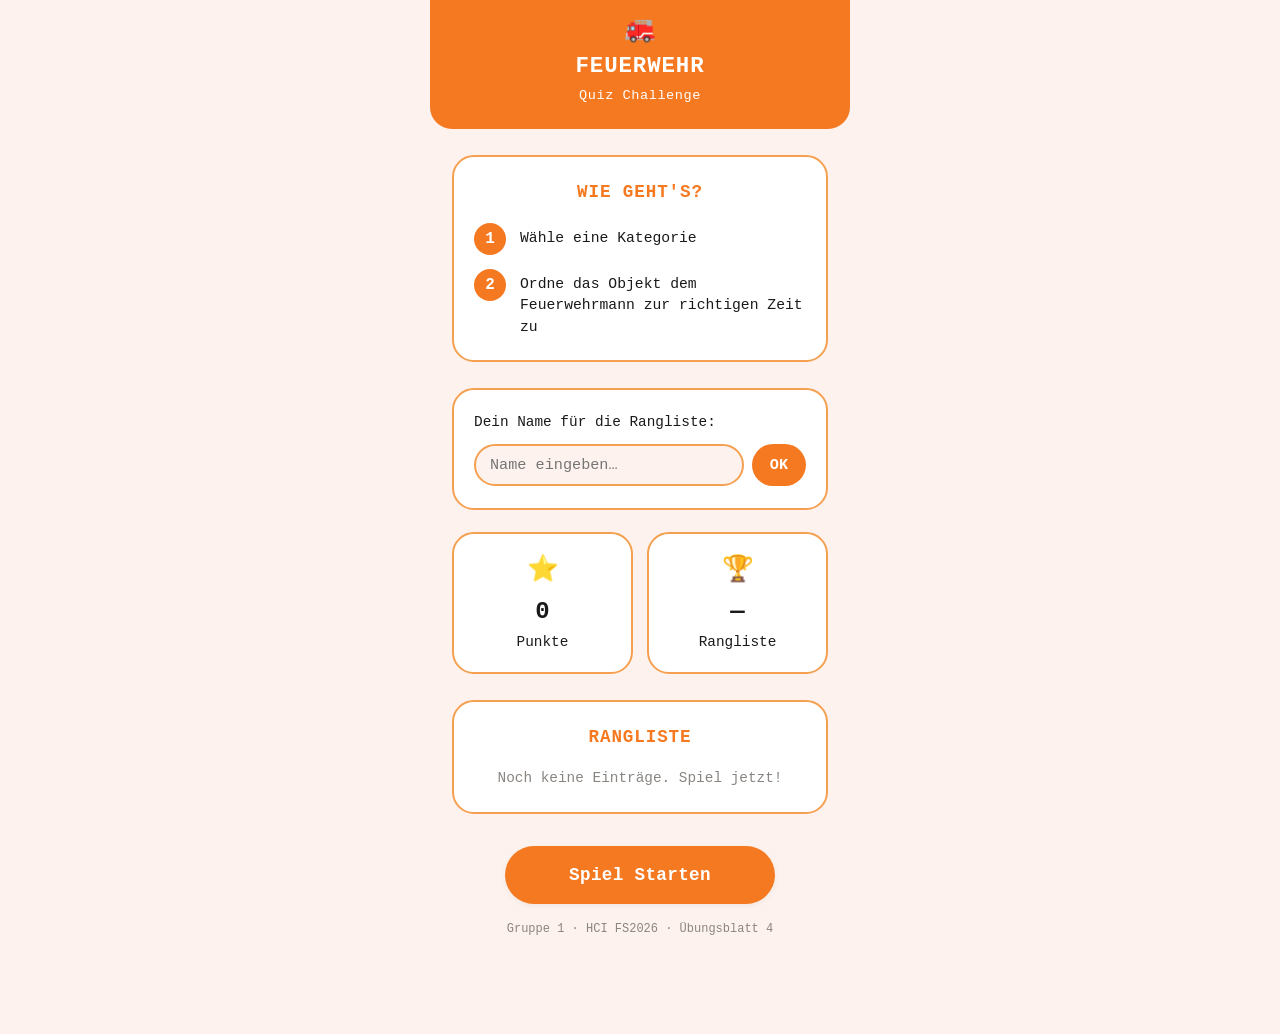
<file: index.html>
<!DOCTYPE html>
<html lang="de">
<head>
    <meta charset="UTF-8">
    <meta name="viewport" content="width=device-width, initial-scale=1.0">
    <title>Feuerwehr Quiz Challenge</title>
    <link rel="stylesheet" href="style.css?v=2">
</head>
<body>
    <div class="phone">
        <div class="hero-block">
            <div class="hero-emoji">🚒</div>
            <h1 class="hero-title">FEUERWEHR</h1>
            <div class="hero-subtitle">Quiz Challenge</div>
        </div>

        <section class="tutorial-section">
            <div class="card-bordered">
                <h2 class="tutorial-title">WIE GEHT'S?</h2>

                <div class="tutorial-step">
                    <div class="step-num">1</div>
                    <div class="step-text">Wähle eine Kategorie</div>
                </div>

                <div class="tutorial-step">
                    <div class="step-num">2</div>
                    <div class="step-text">Ordne das Objekt dem Feuerwehrmann zur richtigen Zeit zu</div>
                </div>
            </div>
        </section>

        <section class="name-section">
            <div class="card-bordered">
                <div id="name-input-wrap">
                    <p class="name-label">Dein Name für die Rangliste:</p>
                    <div class="name-row">
                        <input type="text" id="name-input" class="name-input" placeholder="Name eingeben…" maxlength="20">
                        <button class="btn-name" id="name-save-btn">OK</button>
                    </div>
                </div>
                <div id="name-display-wrap" style="display:none">
                    <div class="name-display-row">
                        <span class="name-label">Spieler: <strong id="name-display"></strong></span>
                        <button class="btn-name-change" id="name-change-btn">ändern</button>
                    </div>
                </div>
            </div>
        </section>

        <div class="stats-row">
            <div class="stat-card">
                <div class="stat-icon">⭐</div>
                <div class="stat-value" id="stat-score">0</div>
                <div class="stat-label">Punkte</div>
            </div>
            <div class="stat-card">
                <div class="stat-icon">🏆</div>
                <div class="stat-value" id="stat-rank">—</div>
                <div class="stat-label">Rangliste</div>
            </div>
        </div>

        <section class="lb-section">
            <div class="card-bordered">
                <h2 class="tutorial-title">RANGLISTE</h2>
                <div class="lb-list" id="lb-list">
                    <p class="lb-empty">Noch keine Einträge. Spiel jetzt!</p>
                </div>
            </div>
        </section>

        <div class="cta-wrap">
            <a href="objekte.html" class="btn-cta" id="start-btn">Spiel Starten</a>
        </div>

        <div class="footer">Gruppe 1 · HCI FS2026 · Übungsblatt 4</div>
    </div>

    <script>
    (function () {
        function getLeaderboard() {
            return JSON.parse(localStorage.getItem('fwLeaderboard') || '{}');
        }
        function saveLeaderboard(lb) {
            localStorage.setItem('fwLeaderboard', JSON.stringify(lb));
        }
        function getCurrentUser() {
            return localStorage.getItem('fwCurrentUser') || null;
        }
        function setCurrentUser(name) {
            localStorage.setItem('fwCurrentUser', name);
        }

        const nameInput       = document.getElementById('name-input');
        const nameSaveBtn     = document.getElementById('name-save-btn');
        const nameInputWrap   = document.getElementById('name-input-wrap');
        const nameDisplayWrap = document.getElementById('name-display-wrap');
        const nameDisplay     = document.getElementById('name-display');
        const nameChangeBtn   = document.getElementById('name-change-btn');
        const statScore       = document.getElementById('stat-score');
        const statRank        = document.getElementById('stat-rank');
        const lbList          = document.getElementById('lb-list');

        function updateStats() {
            const user = getCurrentUser();
            const lb   = getLeaderboard();

            if (!user) {
                statScore.textContent = '0';
                statRank.textContent  = '—';
                return;
            }

            const myData = lb[user] || { score: 0 };
            statScore.textContent = myData.score;

            const sorted = Object.entries(lb).sort((a, b) => b[1].score - a[1].score);
            const rank = sorted.findIndex(([n]) => n === user) + 1;
            statRank.textContent = rank > 0 ? rank + '. Platz' : '—';
        }

        function renderLeaderboard() {
            const lb   = getLeaderboard();
            const user = getCurrentUser();
            const sorted = Object.entries(lb).sort((a, b) => b[1].score - a[1].score);

            if (sorted.length === 0) {
                lbList.innerHTML = '<p class="lb-empty">Noch keine Einträge. Spiel jetzt!</p>';
                return;
            }

            const medals = ['🥇', '🥈', '🥉'];
            lbList.innerHTML = sorted.map(([n, data], i) => {
                const isCurrent = n === user;
                const rank = medals[i] || (i + 1) + '.';
                const completed = (data.completed || []).length;
                return `
                    <div class="lb-row ${isCurrent ? 'lb-current' : ''}">
                        <span class="lb-rank">${rank}</span>
                        <span class="lb-name">${n}</span>
                        <span class="lb-meta">${completed}/3</span>
                        <span class="lb-score">${data.score} Pts</span>
                    </div>
                `;
            }).join('');
        }

        function showNameDisplay(name) {
            nameInputWrap.style.display   = 'none';
            nameDisplayWrap.style.display = 'block';
            nameDisplay.textContent       = name;
        }

        function showNameInput() {
            nameInputWrap.style.display   = 'block';
            nameDisplayWrap.style.display = 'none';
        }

        function saveName() {
            const val = nameInput.value.trim();
            if (!val) { nameInput.focus(); return; }
            const lb = getLeaderboard();
            if (!lb[val]) lb[val] = { score: 0, completed: [] };

            // Transfer any points earned before a name was set
            const pending = JSON.parse(localStorage.getItem('fwPending') || '{"score":0,"completed":[]}');
            if (pending.score > 0) {
                lb[val].score += pending.score;
                pending.completed.forEach(obj => {
                    if (!lb[val].completed.includes(obj)) lb[val].completed.push(obj);
                });
                localStorage.removeItem('fwPending');
            }

            saveLeaderboard(lb);
            setCurrentUser(val);
            showNameDisplay(val);
            updateStats();
            renderLeaderboard();
        }

        nameSaveBtn.addEventListener('click', saveName);
        nameInput.addEventListener('keydown', e => { if (e.key === 'Enter') saveName(); });
        nameChangeBtn.addEventListener('click', () => {
            nameInput.value = getCurrentUser() || '';
            showNameInput();
            nameInput.focus();
        });

        // Init
        const existing = getCurrentUser();
        if (existing) {
            showNameDisplay(existing);
        }
        updateStats();
        renderLeaderboard();
    })();
    </script>
</body>
</html>
</file>
<file: style.css>
/* ====== Design Tokens (Figma-Look) ====== */
:root {
    --color-bg: #fdf2ed;
    --color-surface: #ffffff;
    --color-ink: #1a1a1a;
    --color-muted: #8a8580;

    --color-orange: #f57920;
    --color-orange-dark: #d96612;
    --color-orange-border: #f5a050;

    --color-success: #3faf3f;
    --color-success-dark: #2d8a2d;

    --color-error: #e63946;
    --color-error-soft: #fde6e6;

    --radius-md: 14px;
    --radius-lg: 22px;
    --radius-pill: 999px;

    --shadow-sm: 0 2px 6px rgba(0,0,0,0.05);

    --font-mono: "Courier New", "Courier", monospace;
    --font-body: -apple-system, BlinkMacSystemFont, "Segoe UI", Roboto, sans-serif;
}

* { box-sizing: border-box; }

html, body {
    margin: 0;
    padding: 0;
    background: var(--color-bg);
    color: var(--color-ink);
    font-family: var(--font-mono);
    line-height: 1.5;
    -webkit-font-smoothing: antialiased;
}

p { margin: 0 0 1em; }

/* ====== Layout: Phone-like container ====== */
.phone {
    max-width: 420px;
    margin: 0 auto;
    min-height: 100vh;
    background: var(--color-bg);
    position: relative;
    padding-bottom: 80px;
}

.container {
    padding: 24px 22px;
}

/* ====== Home: Orange Hero Block ====== */
.hero-block {
    background: var(--color-orange);
    padding: 18px 24px 22px;
    border-radius: 0 0 var(--radius-lg) var(--radius-lg);
    text-align: center;
    color: #fff;
}

.hero-emoji {
    font-size: 1.6rem;
    margin-bottom: 6px;
    line-height: 1;
}

.hero-title {
    font-family: var(--font-mono);
    font-weight: 900;
    font-size: 1.4rem;
    letter-spacing: 0.04em;
    margin: 0;
    color: #fff;
}

.hero-subtitle {
    font-family: var(--font-mono);
    font-size: 0.85rem;
    font-weight: 400;
    letter-spacing: 0.04em;
    margin-top: 3px;
    color: #fff;
}

/* ====== Card with orange border (Figma motif) ====== */
.card-bordered {
    background: var(--color-surface);
    border: 2px solid var(--color-orange-border);
    border-radius: var(--radius-lg);
    padding: 22px 20px;
}

/* ====== Tutorial Section ====== */
.tutorial-section {
    margin: 26px 22px 0;
}

.tutorial-title {
    color: var(--color-orange);
    font-weight: 900;
    text-align: center;
    margin: 0 0 18px;
    font-size: 1.1rem;
    letter-spacing: 0.05em;
}

.tutorial-step {
    display: flex;
    align-items: flex-start;
    gap: 14px;
    margin-bottom: 14px;
}
.tutorial-step:last-child { margin-bottom: 0; }

.step-num {
    flex-shrink: 0;
    width: 32px;
    height: 32px;
    border-radius: 50%;
    background: var(--color-orange);
    color: #fff;
    display: grid;
    place-items: center;
    font-weight: 900;
    font-size: 1rem;
}

.step-text {
    font-size: 0.92rem;
    line-height: 1.45;
    padding-top: 5px;
}

/* ====== Stats row (Punkte / Rangliste) ====== */
.stats-row {
    display: grid;
    grid-template-columns: 1fr 1fr;
    gap: 14px;
    margin: 22px 22px 0;
}

.stat-card {
    background: var(--color-surface);
    border: 2px solid var(--color-orange-border);
    border-radius: var(--radius-lg);
    padding: 18px 12px;
    text-align: center;
}

.stat-icon {
    font-size: 1.6rem;
    margin-bottom: 4px;
}

.stat-value {
    font-size: 1.5rem;
    font-weight: 900;
    margin: 4px 0 2px;
}

.stat-label {
    font-size: 0.9rem;
    color: var(--color-ink);
}

/* ====== Big CTA Button ====== */
.cta-wrap {
    text-align: center;
    margin: 32px 22px 0;
}

.btn-cta {
    display: inline-block;
    background: var(--color-orange);
    color: #fff;
    font-family: var(--font-mono);
    font-weight: 700;
    font-size: 1.1rem;
    padding: 16px 64px;
    border: none;
    border-radius: var(--radius-pill);
    text-decoration: none;
    cursor: pointer;
    box-shadow: var(--shadow-sm);
    transition: transform 0.12s, background 0.15s;
    letter-spacing: 0.02em;
}
.btn-cta:hover {
    background: var(--color-orange-dark);
    transform: translateY(-1px);
}

/* ====== Object List Page ====== */
.page-title {
    font-family: var(--font-mono);
    font-weight: 900;
    font-size: 1.7rem;
    margin: 8px 0 4px;
    color: var(--color-ink);
}

.page-sub {
    color: var(--color-muted);
    font-size: 0.95rem;
    margin: 0 0 22px;
}

.task-card {
    background: var(--color-surface);
    border: 2px solid var(--color-orange-border);
    border-radius: var(--radius-lg);
    padding: 20px;
    text-align: center;
    margin-bottom: 22px;
}

.task-title {
    font-weight: 900;
    margin: 0 0 12px;
    font-size: 1.05rem;
}

.task-card p {
    font-size: 0.9rem;
    margin: 0 0 10px;
}
.task-card p:last-child { margin-bottom: 0; }

.object-list {
    display: flex;
    flex-direction: column;
    gap: 14px;
}

.object-pill {
    display: flex;
    align-items: center;
    justify-content: center;
    gap: 10px;
    background: var(--color-orange);
    color: #fff;
    border-radius: var(--radius-pill);
    padding: 16px 20px;
    text-decoration: none;
    font-family: var(--font-mono);
    font-weight: 700;
    font-size: 1.1rem;
    box-shadow: var(--shadow-sm);
    transition: transform 0.12s, background 0.15s;
}
.object-pill:hover {
    background: var(--color-orange-dark);
    transform: translateY(-1px);
}

.object-pill model-viewer {
    width: 36px;
    height: 36px;
    background: transparent;
    --poster-color: transparent;
    border-radius: 50%;
    flex-shrink: 0;
}

/* ====== Detail Page ====== */
.object-badge {
    display: flex;
    align-items: center;
    justify-content: center;
    gap: 10px;
    background: var(--color-orange);
    color: #fff;
    border-radius: var(--radius-pill);
    padding: 14px 22px;
    margin: 18px 0 22px;
    font-family: var(--font-mono);
    font-weight: 700;
    font-size: 1.05rem;
    box-shadow: var(--shadow-sm);
}

.object-badge model-viewer {
    width: 32px;
    height: 32px;
    background: transparent;
    --poster-color: transparent;
    border-radius: 50%;
    flex-shrink: 0;
}

.detail-card {
    background: var(--color-surface);
    border: 2px solid var(--color-orange-border);
    border-radius: var(--radius-lg);
    padding: 24px 20px;
    text-align: center;
}

.detail-card h2 {
    font-family: var(--font-mono);
    font-weight: 700;
    font-size: 1.2rem;
    margin: 0 0 14px;
}

.viewer-wrap {
    background: #fff;
    border-radius: var(--radius-md);
    overflow: hidden;
    margin-bottom: 14px;
}

.viewer-wrap model-viewer {
    background: #fff;
    --poster-color: transparent;
    width: 100%;
    height: 280px;
    display: block;
}

.detail-instruction {
    font-size: 0.95rem;
    margin: 14px 0 18px;
    line-height: 1.5;
}

/* ====== Epoch Avatar Selector ====== */
.epochs {
    display: grid;
    grid-template-columns: repeat(3, 1fr);
    gap: 8px;
    margin-top: 8px;
}

.epoch-btn {
    display: flex;
    flex-direction: column;
    align-items: center;
    gap: 4px;
    padding: 8px 4px;
    background: transparent;
    border: 2px solid transparent;
    border-radius: var(--radius-md);
    cursor: pointer;
    transition: all 0.15s;
    font-family: var(--font-mono);
}

.epoch-icon { font-size: 2.2rem; line-height: 1; }
.epoch-year {
    font-size: 0.85rem;
    font-weight: 700;
    color: var(--color-ink);
}

.epoch-btn:hover {
    background: rgba(245, 121, 32, 0.08);
}

.epoch-btn:disabled { cursor: not-allowed; }

.epoch-btn.correct {
    border-color: var(--color-success);
    background: rgba(63, 175, 63, 0.08);
}
.epoch-btn.correct .epoch-icon {
    transform: scale(1.5);
    transition: transform 0.3s ease;
}

.epoch-btn.wrong {
    border-color: var(--color-error);
    background: rgba(230, 57, 70, 0.05);
}

/* ====== Floating navigation buttons ====== */
.fab-back,
.fab-home {
    position: fixed;
    bottom: 24px;
    width: 50px;
    height: 50px;
    border-radius: 50%;
    background: var(--color-surface);
    border: 2px solid var(--color-ink);
    display: grid;
    place-items: center;
    text-decoration: none;
    color: var(--color-ink);
    font-size: 1.4rem;
    box-shadow: var(--shadow-sm);
    z-index: 20;
    transition: transform 0.12s;
}
.fab-back { left: 24px; }
.fab-home { right: 24px; }
.fab-back:hover, .fab-home:hover { transform: scale(1.05); }

@media (min-width: 480px) {
    .fab-back  { left: calc(50% - 210px + 24px); }
    .fab-home  { right: calc(50% - 210px + 24px); }
}

/* ====== Feedback States ====== */
.feedback-state .page-title {
    margin-bottom: 18px;
}

.feedback-card {
    background: var(--color-surface);
    border: 2px solid var(--color-orange-border);
    border-radius: var(--radius-lg);
    padding: 28px 20px;
    text-align: center;
    margin-top: 4px;
}

.feedback-card.success { /* same border color, just to keep consistency */ }
.feedback-card.error   { /* same */ }

.feedback-headline {
    font-family: var(--font-mono);
    font-weight: 900;
    font-size: 2.6rem;
    letter-spacing: 0.06em;
    margin: 6px 0 14px;
    text-transform: uppercase;
}
.feedback-card.success .feedback-headline { color: var(--color-success); }
.feedback-card.error   .feedback-headline { color: var(--color-error); }

.feedback-icon {
    font-size: 2.6rem;
    line-height: 1;
    margin-bottom: 4px;
}

.feedback-text {
    font-size: 0.95rem;
    line-height: 1.5;
    margin: 0 0 18px;
    color: var(--color-ink);
}

.btn-weiter {
    display: inline-block;
    padding: 12px 38px;
    border-radius: var(--radius-pill);
    font-family: var(--font-mono);
    font-weight: 700;
    font-size: 1rem;
    text-decoration: none;
    color: #fff;
    cursor: pointer;
    border: none;
    box-shadow: var(--shadow-sm);
    transition: transform 0.12s, background 0.15s;
    letter-spacing: 0.02em;
}
.btn-weiter.success { background: var(--color-success); }
.btn-weiter.success:hover { background: var(--color-success-dark); transform: translateY(-1px); }
.btn-weiter.error { background: var(--color-orange); }
.btn-weiter.error:hover { background: var(--color-orange-dark); transform: translateY(-1px); }

.feedback-avatars {
    display: flex;
    justify-content: center;
    align-items: flex-end;
    gap: 12px;
    margin-top: 22px;
}

.feedback-avatar {
    text-align: center;
    font-size: 0.8rem;
    color: var(--color-muted);
}
.feedback-avatar .ico { font-size: 2rem; line-height: 1; display: block; }
.feedback-avatar.highlight .ico {
    font-size: 3.4rem;
    transform: translateY(4px);
}
.feedback-avatar .yr { display: block; margin-top: 2px; }

/* ====== AR Button (model-viewer slot) ====== */
.btn-ar {
    background: #fff;
    color: var(--color-orange);
    border: 2px solid var(--color-orange);
    padding: 8px 16px;
    font-size: 0.85rem;
    border-radius: var(--radius-pill);
    box-shadow: var(--shadow-sm);
    margin: 10px;
    font-family: var(--font-body);
    cursor: pointer;
}
.btn-ar:hover { background: var(--color-bg); }

/* ====== Username Section ====== */
.name-section {
    margin: 26px 22px 0;
}

.name-label {
    font-size: 0.9rem;
    margin: 0 0 10px;
    color: var(--color-ink);
}

.name-row {
    display: flex;
    gap: 8px;
}

.name-input {
    flex: 1;
    padding: 10px 14px;
    border: 2px solid var(--color-orange-border);
    border-radius: var(--radius-pill);
    font-family: var(--font-mono);
    font-size: 0.95rem;
    background: var(--color-bg);
    color: var(--color-ink);
    outline: none;
    transition: border-color 0.15s;
}
.name-input:focus {
    border-color: var(--color-orange);
}

.btn-name {
    padding: 10px 18px;
    background: var(--color-orange);
    color: #fff;
    border: none;
    border-radius: var(--radius-pill);
    font-family: var(--font-mono);
    font-weight: 700;
    font-size: 0.95rem;
    cursor: pointer;
    transition: background 0.15s;
    flex-shrink: 0;
}
.btn-name:hover { background: var(--color-orange-dark); }

.name-display-row {
    display: flex;
    align-items: center;
    justify-content: space-between;
    gap: 10px;
}

.btn-name-change {
    background: none;
    border: none;
    color: var(--color-orange);
    font-family: var(--font-mono);
    font-size: 0.85rem;
    cursor: pointer;
    text-decoration: underline;
    padding: 0;
    flex-shrink: 0;
}

/* ====== Leaderboard ====== */
.lb-section {
    margin: 26px 22px 0;
}

.lb-list {
    display: flex;
    flex-direction: column;
    gap: 8px;
}

.lb-empty {
    text-align: center;
    color: var(--color-muted);
    font-size: 0.9rem;
    margin: 0;
}

.lb-row {
    display: flex;
    align-items: center;
    gap: 10px;
    padding: 10px 12px;
    border-radius: var(--radius-md);
    background: var(--color-bg);
    border: 2px solid transparent;
    font-size: 0.92rem;
}

.lb-row.lb-current {
    background: rgba(245, 121, 32, 0.08);
    border-color: var(--color-orange-border);
}

.lb-rank {
    font-size: 1.1rem;
    width: 28px;
    text-align: center;
    flex-shrink: 0;
}

.lb-name {
    flex: 1;
    font-weight: 700;
    overflow: hidden;
    text-overflow: ellipsis;
    white-space: nowrap;
}

.lb-meta {
    font-size: 0.8rem;
    color: var(--color-muted);
    flex-shrink: 0;
}

.lb-score {
    font-weight: 900;
    color: var(--color-orange);
    font-size: 0.9rem;
    flex-shrink: 0;
}

/* ====== Points feedback ====== */
.feedback-points {
    font-family: var(--font-mono);
    font-weight: 900;
    font-size: 1.4rem;
    color: var(--color-success);
    margin: 0 0 12px;
    letter-spacing: 0.04em;
}

.feedback-points--done {
    font-size: 0.95rem;
    color: var(--color-muted);
    font-weight: 400;
}

/* ====== Footer (small, optional) ====== */
.footer {
    text-align: center;
    padding: 16px;
    color: var(--color-muted);
    font-size: 0.75rem;
    font-family: var(--font-mono);
}
</file>
